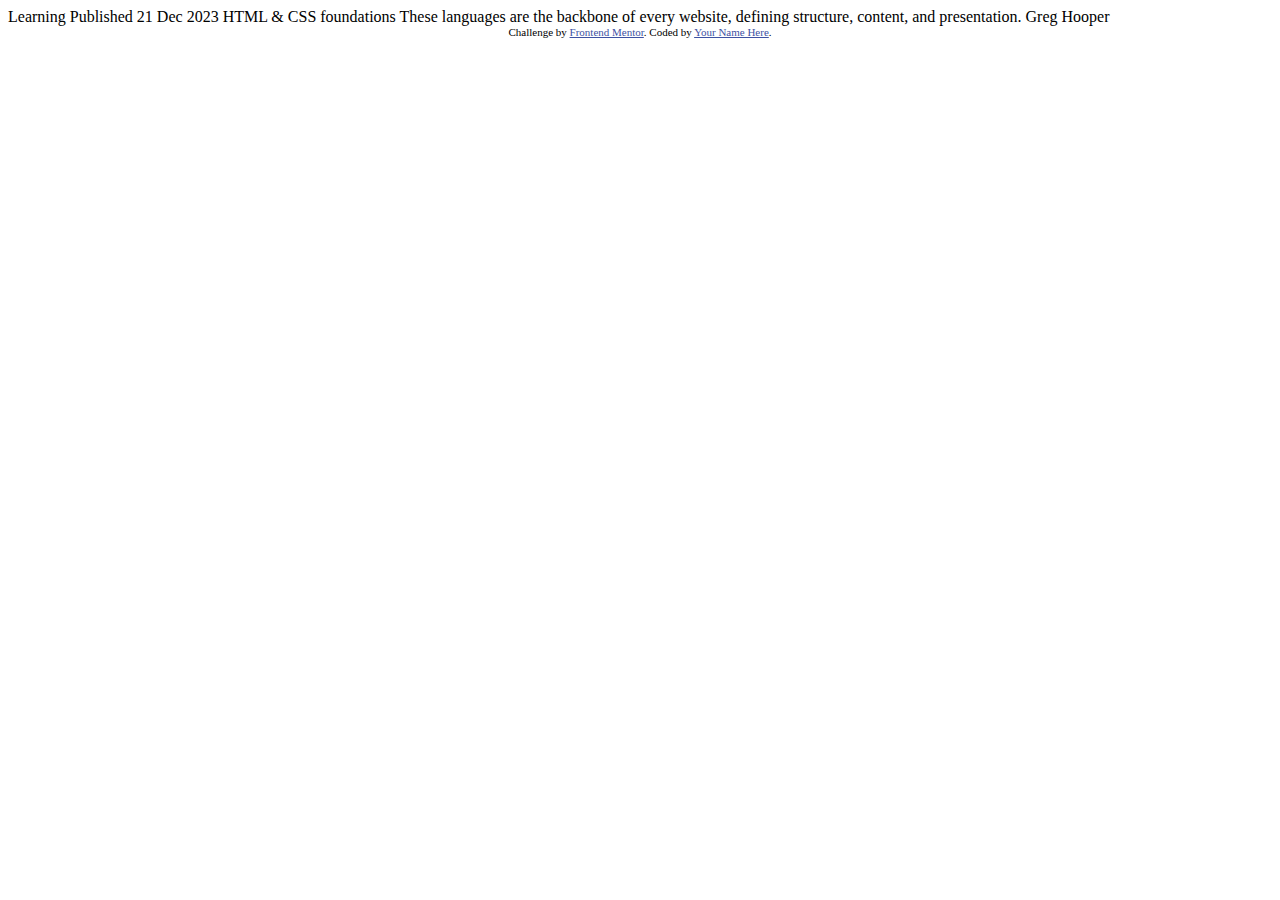
<file: index.html>
<!DOCTYPE html>
<html lang="en">
<head>
  <meta charset="UTF-8">
  <meta name="viewport" content="width=device-width, initial-scale=1.0"> <!-- displays site properly based on user's device -->

  <link rel="icon" type="image/png" sizes="32x32" href="./assets/images/favicon-32x32.png">
  
  <title>Frontend Mentor | Blog preview card</title>

  <!-- Feel free to remove these styles or customise in your own stylesheet 👍 -->
  <style>
    .attribution { font-size: 11px; text-align: center; }
    .attribution a { color: hsl(228, 45%, 44%); }
  </style>
</head>
<body>

  Learning

  Published 21 Dec 2023

  HTML & CSS foundations

  These languages are the backbone of every website, defining structure, content, and presentation.

  Greg Hooper
  
  <div class="attribution">
    Challenge by <a href="https://www.frontendmentor.io?ref=challenge" target="_blank">Frontend Mentor</a>. 
    Coded by <a href="#">Your Name Here</a>.
  </div>
</body>
</html>
</file>
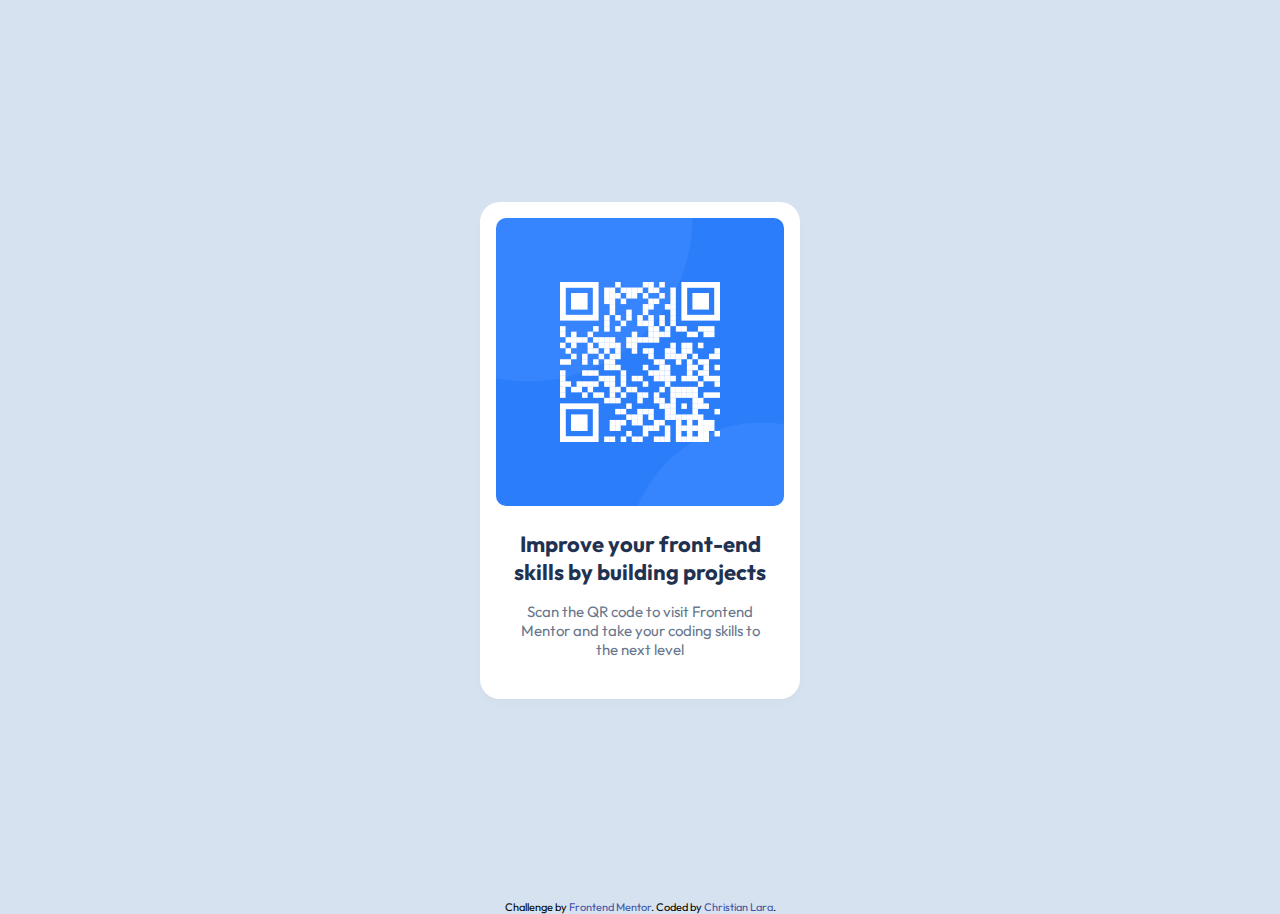
<file: 1-qr-component/index.html>
<!DOCTYPE html>
<html lang="en">

<head>
  <meta charset="UTF-8">
  <meta name="viewport" content="width=device-width, initial-scale=1.0">
  <!-- displays site properly based on user's device -->

  <link rel="icon" type="image/png" sizes="32x32" href="./images/favicon-32x32.png">

  <title>Frontend Mentor | QR code component</title>

  <link rel="stylesheet" href="assets/css/style.css">
</head>

<body>
  <main>
    <div class="card">
      <div class="card-content">
        <img class="card__image" src="assets/images/image-qr-code.png" alt="">
        <div class="card-text">
          <h1 class="card__title outfit-bold">Improve your front-end skills by building projects</h1>
          <p class="card__subtitle outfit-regular">Scan the QR code to visit Frontend Mentor and take your coding skills
            to the next level</p>
        </div>
      </div>
    </div>
  </main>
  <footer>
    <p class="attribution">
      Challenge by <a href="https://www.frontendmentor.io?ref=challenge" target="_blank">Frontend Mentor</a>.
      Coded by <a href="https://github.com/chrislara01/">Christian Lara</a>.
    </p>
  </footer>
</body>

</html>
</file>
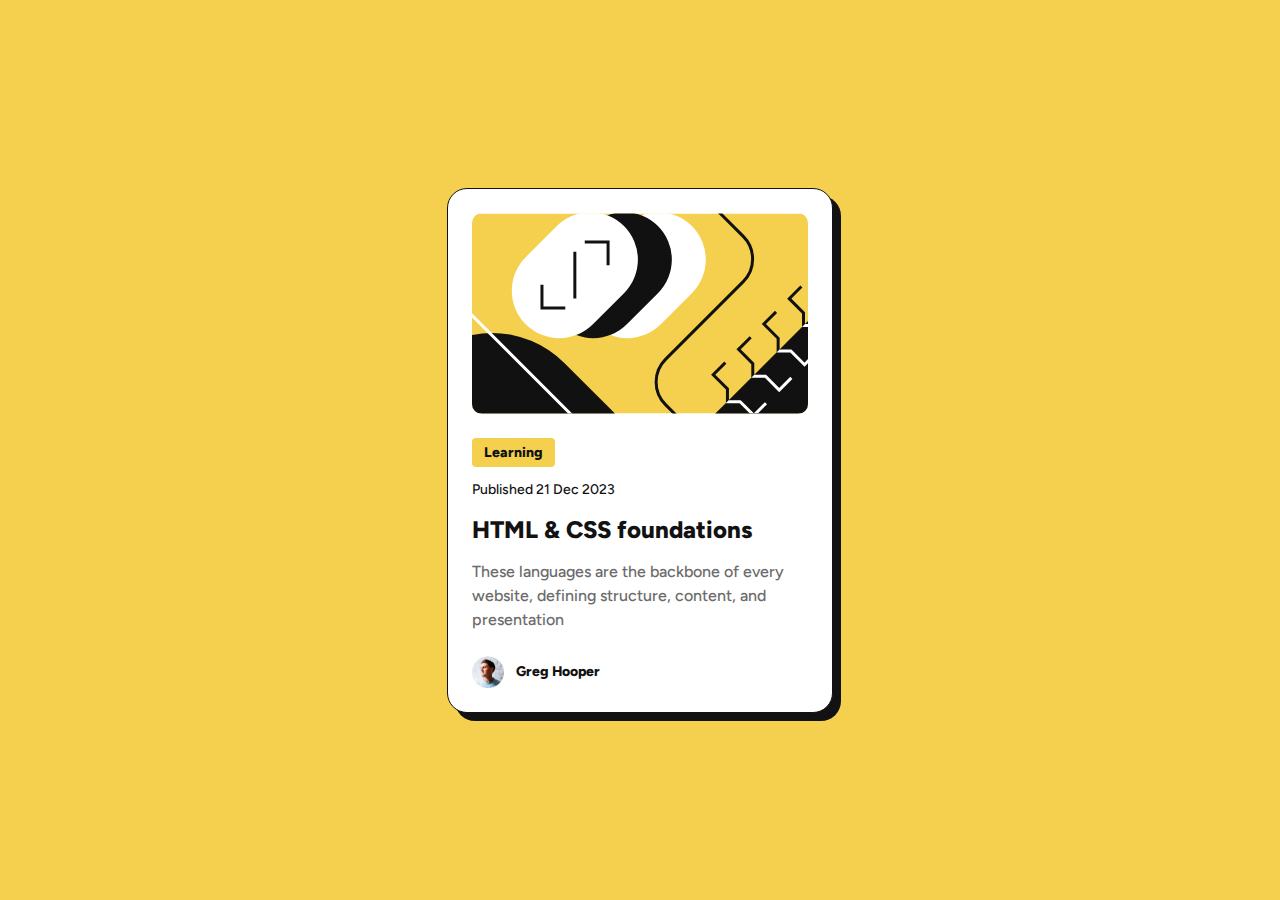
<file: 2-blog-preview/index.html>
<!DOCTYPE html>
<html lang="en">

<head>
  <meta charset="UTF-8">
  <meta name="viewport" content="width=device-width, initial-scale=1.0">
  <!-- displays site properly based on user's device -->

  <link rel="icon" type="image/png" sizes="32x32" href="./assets/images/favicon-32x32.png">

  <title>Frontend Mentor | Blog preview card</title>

  <link rel="stylesheet" href="style.css">
</head>

<body>
  <main>
    <div class="card">
      <div class="card-content">
        <img class="card__image" src="assets/images/illustration-article.svg" alt="">
        <div class="card-text">
          <h3 class="card-text__category">Learning</h3>
          <h2>Published 21 Dec 2023</h2>
          <a href="#"><h1 class="card-text__title">HTML & CSS foundations</h1></a>
          <p>These languages are the backbone of every website, defining structure, content, and presentation</p>
        </div>
        <div class="card-avatar">
          <img class="card-avatar__image" src="assets/images/image-avatar.webp" alt="">
          <h3>Greg Hooper</h3>
        </div>
      </div>
    </div>
  </main>
  <!-- <div class="attribution">
    Challenge by <a href="https://www.frontendmentor.io?ref=challenge" target="_blank">Frontend Mentor</a>. 
    Coded by <a href="#">Your Name Here</a>.
  </div> -->
</body>

</html>
</file>
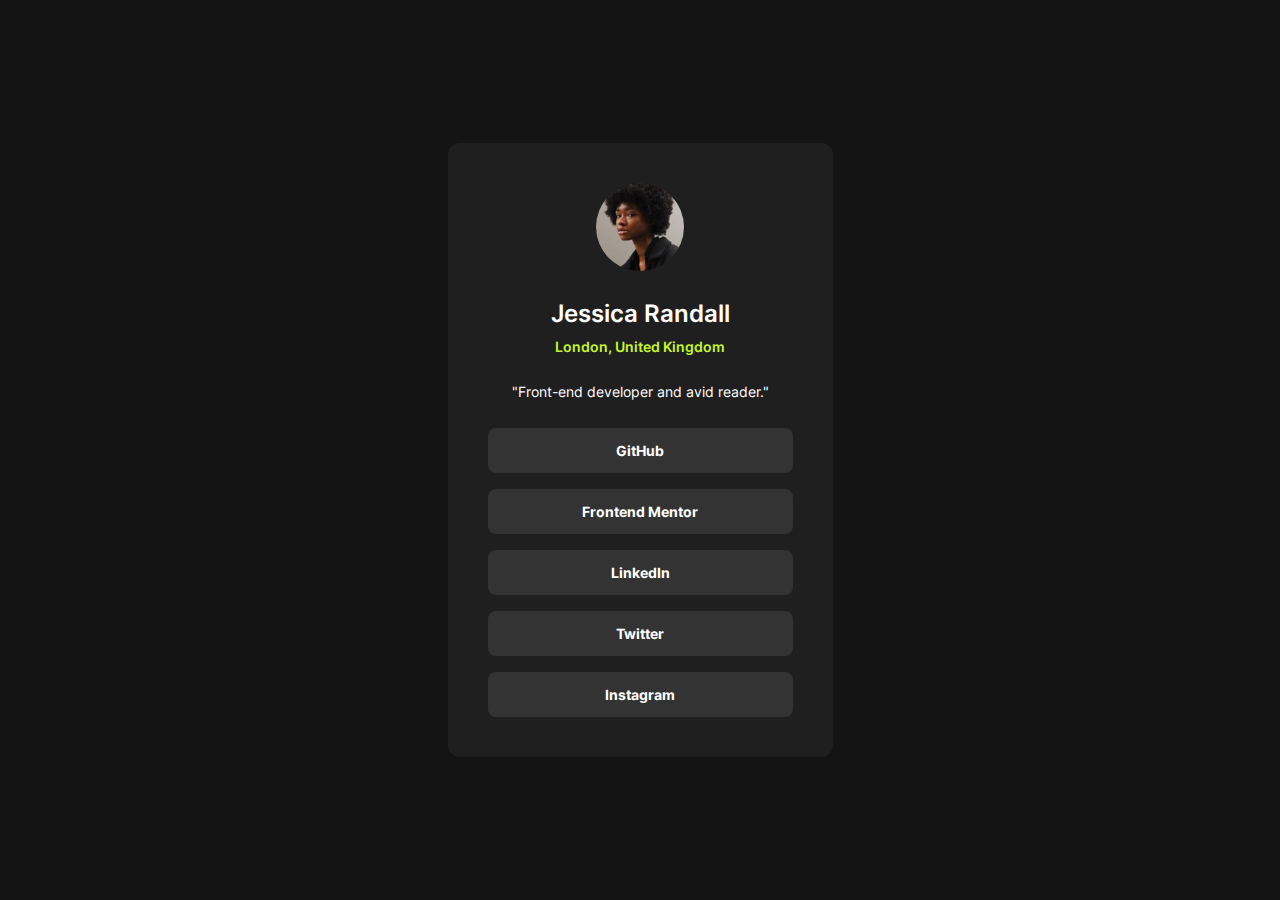
<file: 3-social-links/index.html>
<!DOCTYPE html>
<html lang="en">

<head>
  <meta charset="UTF-8">
  <meta name="viewport" content="width=device-width, initial-scale=1.0">
  <!-- displays site properly based on user's device -->

  <link rel="icon" type="image/png" sizes="32x32" href="./assets/images/favicon-32x32.png">

  <title>Frontend Mentor | Social links profile</title>

  <link rel="stylesheet" href="style.css">
</head>

<body>
  <main>
    <div class="card">
      <div class="card-content">
        <div class="card-avatar">
          <img class="card-avatar__image" src="assets/images/avatar-jessica.jpeg" alt="">
          <div class="card-avatar-description">
            <h1 class="card-avatar__name" >Jessica Randall</h1>
            <h2 class="card-avatar__location" >London, United Kingdom</h2>
          </div>
          <p>"Front-end developer and avid reader."</p>
        </div>
        <div class="social-media">
          <a class="social-media__link" href="#">GitHub</a>
          <a class="social-media__link" href="#">Frontend Mentor</a>
          <a class="social-media__link" href="#">LinkedIn</a>
          <a class="social-media__link" href="#">Twitter</a>
          <a class="social-media__link" href="#">Instagram</a>
        </div>
      </div>
    </div>
    <!-- <div class="attribution">
    Challenge by <a href="https://www.frontendmentor.io?ref=challenge" target="_blank">Frontend Mentor</a>. 
    Coded by <a href="#">Christian Lara</a>.
  </div> -->
  </main>
</body>

</html>
</file>
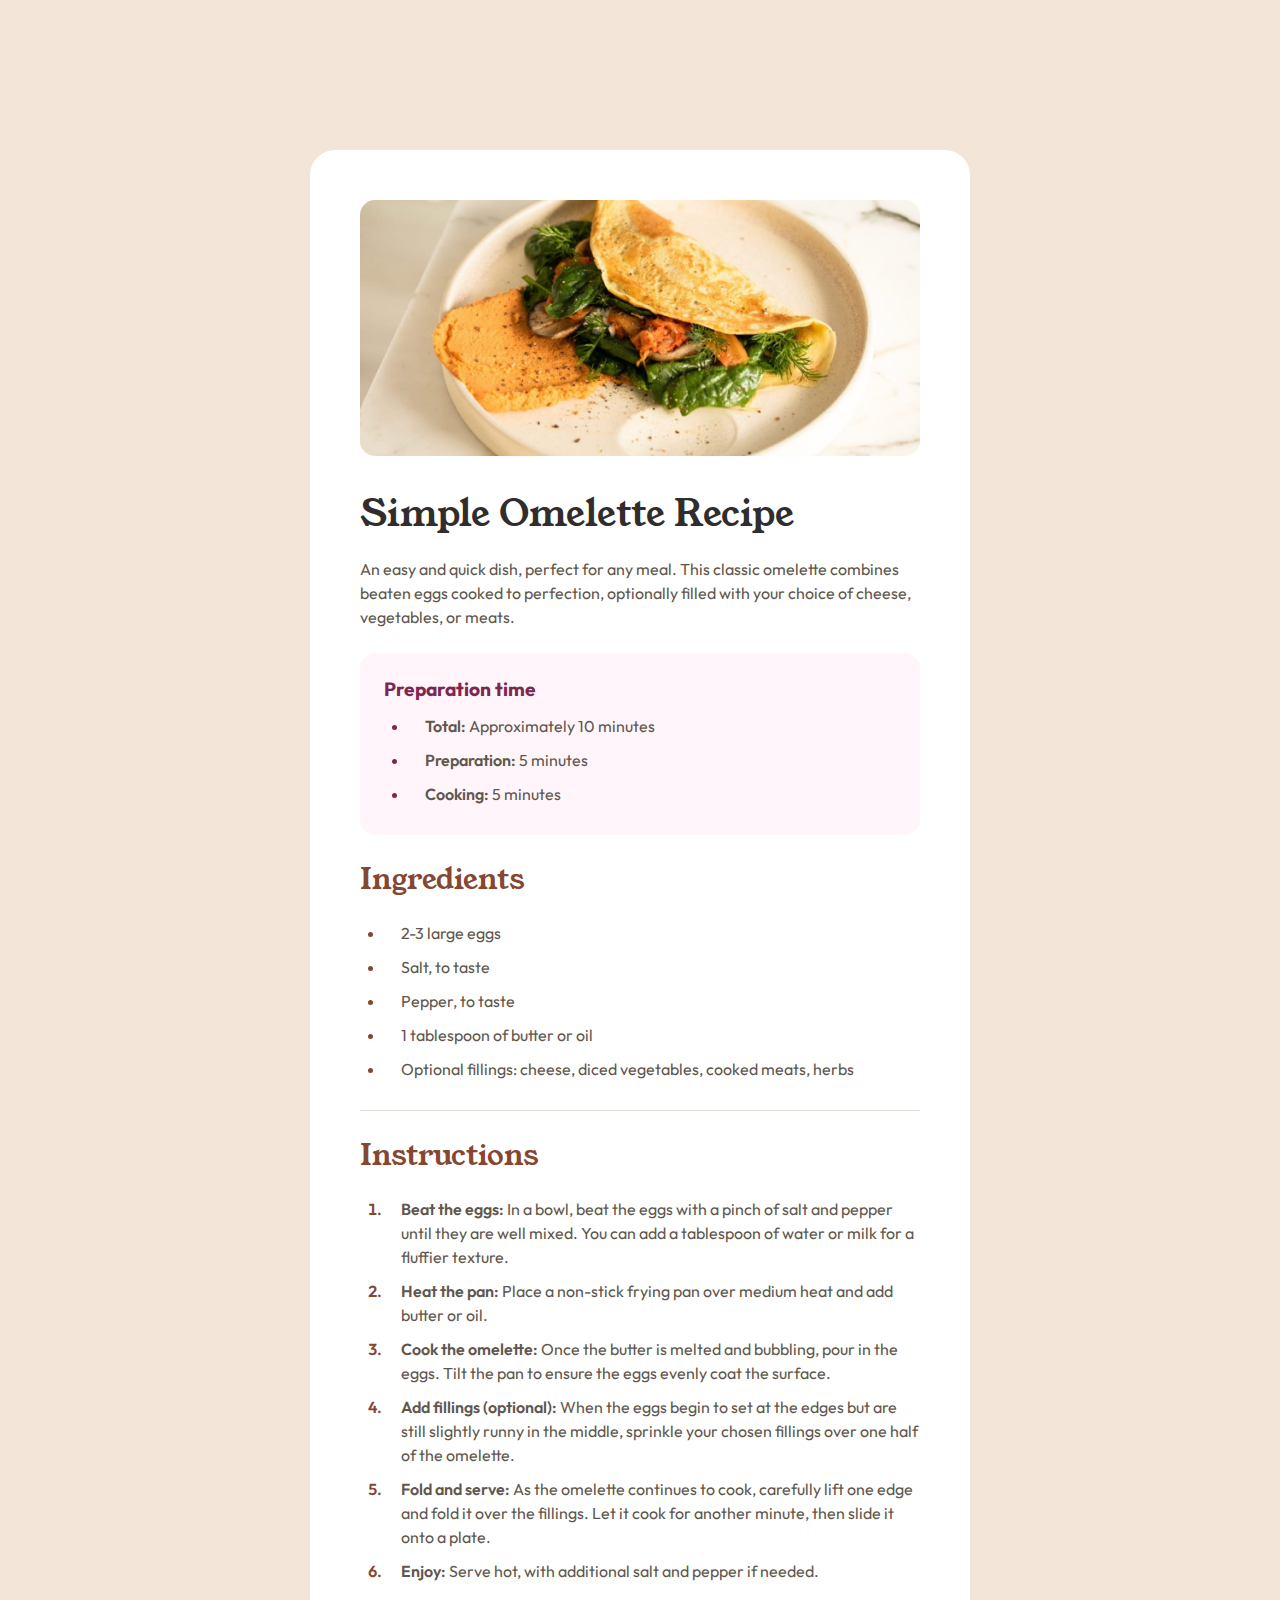
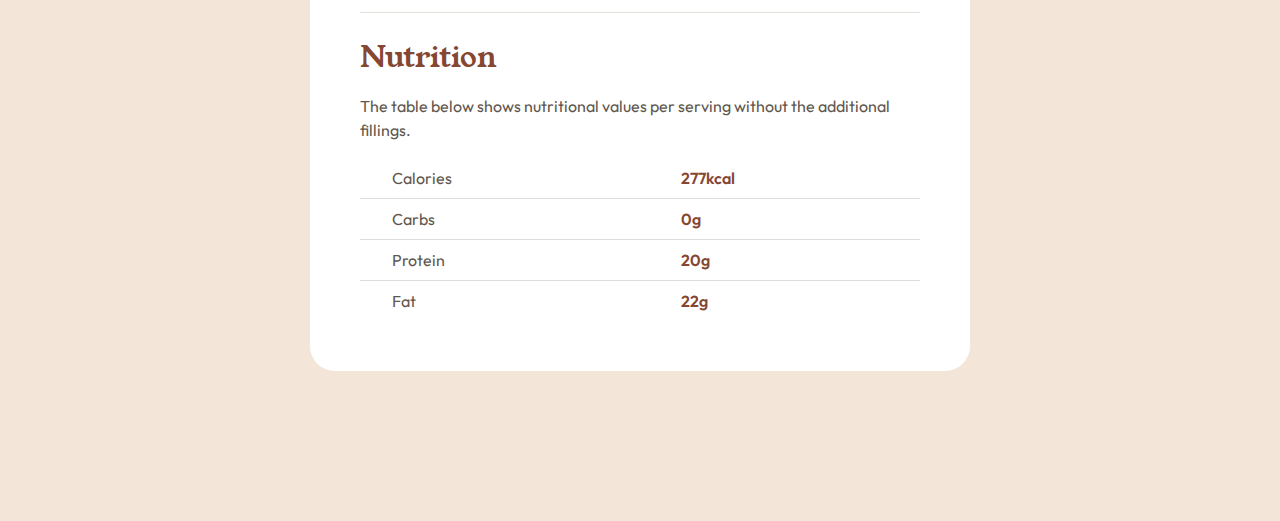
<file: 4-recipe-blog/index.html>
<!DOCTYPE html>
<html lang="en">

<head>
  <meta charset="UTF-8">
  <meta name="viewport" content="width=device-width, initial-scale=1.0">
  <!-- displays site properly based on user's device -->

  <link rel="icon" type="image/png" sizes="32x32" href="./assets/images/favicon-32x32.png">

  <title>Frontend Mentor | Recipe page</title>

  <link rel="stylesheet" href="style.css">
</head>

<body>
  <main>
    <article>
      <img src="assets/images/image-omelette.jpeg" alt="">
      <div class="content">
        <h1>Simple Omelette Recipe</h1>

        <p>An easy and quick dish, perfect for any meal. This classic omelette combines beaten eggs cooked
          to perfection, optionally filled with your choice of cheese, vegetables, or meats.</p>

        <section class="preparation-time">
          <h2>Preparation time</h2>
          <ul>
            <li><strong>Total:</strong> Approximately 10 minutes</li>
            <li><strong>Preparation:</strong> 5 minutes</li>
            <li><strong>Cooking:</strong> 5 minutes</li>
          </ul>
        </section>

        <section class="ingredients">
          <h2>Ingredients</h2>
          <ul>
            <li>2-3 large eggs</li>
            <li>Salt, to taste</li>
            <li>Pepper, to taste</li>
            <li>1 tablespoon of butter or oil</li>
            <li>Optional fillings: cheese, diced vegetables, cooked meats, herbs</li>
          </ul>
        </section>
        <hr>
        <section class="instructions">
          <h2>Instructions</h2>
          <ol>
            <li><strong>Beat the eggs:</strong> In a bowl, beat the eggs with a pinch of salt and pepper until they are
              well mixed. You can add a tablespoon of water or milk for a fluffier texture.</li>
            <li><strong>Heat the pan:</strong> Place a non-stick frying pan over medium heat and add butter or oil.</li>
            <li><strong>Cook the omelette:</strong> Once the butter is melted and bubbling, pour in the eggs. Tilt the
              pan to ensure the eggs evenly coat the surface.</li>
            <li><strong>Add fillings (optional):</strong> When the eggs begin to set at the edges but are still slightly
              runny in the middle, sprinkle your chosen fillings over one half of the omelette.</li>
            <li><strong>Fold and serve:</strong> As the omelette continues to cook, carefully lift one edge and fold it
              over the fillings. Let it cook for another minute, then slide it onto a plate.</li>
            <li><strong>Enjoy:</strong> Serve hot, with additional salt and pepper if needed.</li>
          </ol>
        </section>
        <hr>
        <section class="nutrition">
          <h2>Nutrition</h2>
          <p>The table below shows nutritional values per serving without the additional fillings.</p>

          <table>
            <tr>
              <td>Calories</td>
              <td><strong>277kcal</strong></td>
            </tr>
            <tr>
              <td>Carbs</td>
              <td><strong>0g</strong></td>
            </tr>
            <tr>
              <td>Protein</td>
              <td><strong>20g</strong></td>
            </tr>
            <tr>
              <td>Fat</td>
              <td><strong>22g</strong></td>
            </tr>
          </table>
        </section>
      </div>
    </article>
  </main>
</body>

</html>
</file>
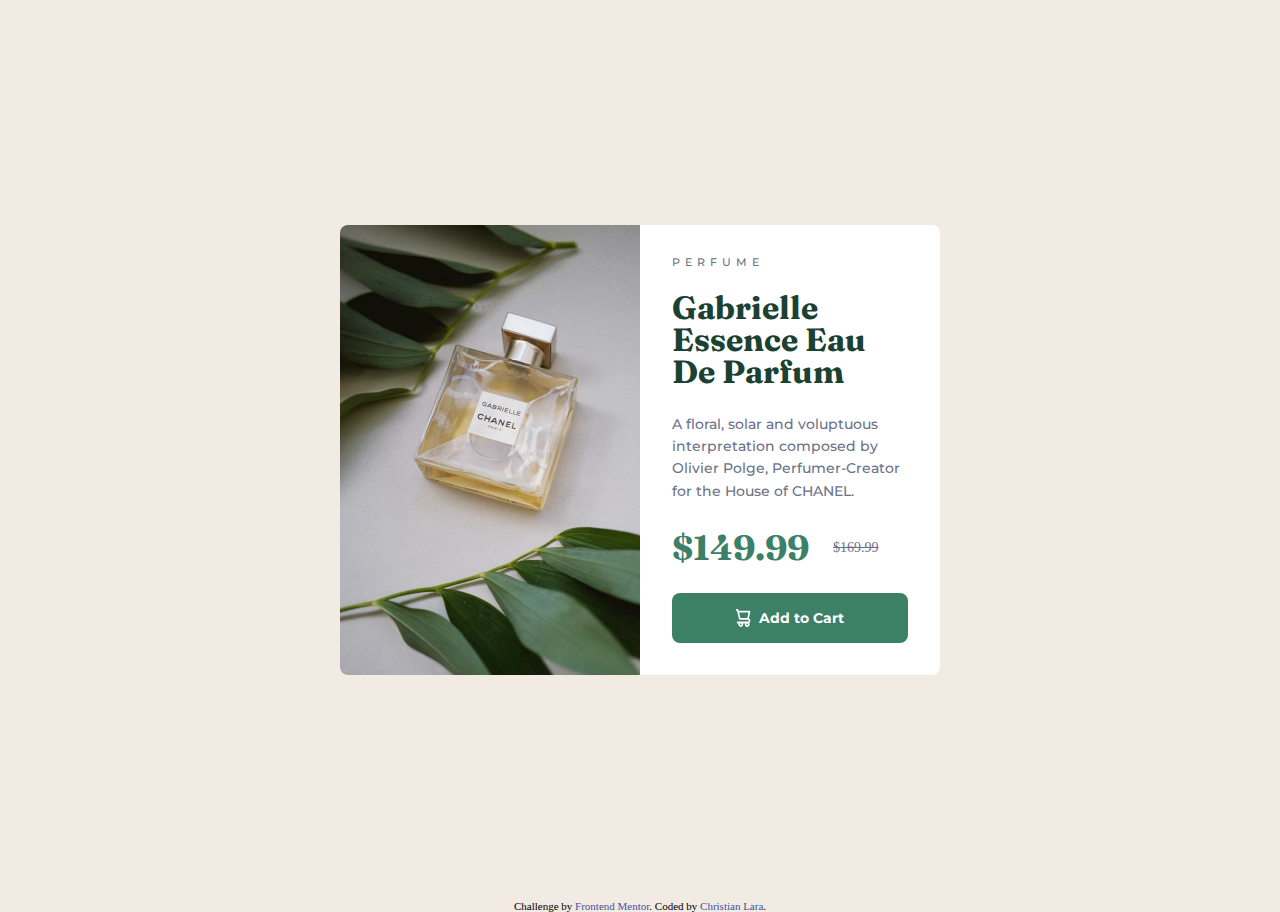
<file: 5-product-card/index.html>
<!DOCTYPE html>
<html lang="en">

<head>
  <meta charset="UTF-8">
  <meta name="viewport" content="width=device-width, initial-scale=1.0">
  <!-- displays site properly based on user's device -->

  <link rel="icon" type="image/png" sizes="32x32" href="./images/favicon-32x32.png">

  <title>Frontend Mentor | Product preview card component</title>

  <link rel="stylesheet" href="style.css">
</head>

<body>
  <main>
    <article class="product-card">
      <div class="product-image">
        <img class="product-card__image--desktop" src="images/image-product-desktop.jpg" alt="">
        <img class="product-card__image--mobile" src="images/image-product-mobile.jpg" alt="">
      </div>
      <div class="product-content">
        <h2 class="product__category">Perfume</h2>
        <h1 class="product__title">Gabrielle Essence Eau De Parfum</h1>
        <p class="product__description">A floral, solar and voluptuous interpretation composed by Olivier Polge,
          Perfumer-Creator for the House of CHANEL.</p>
        <div class="product-price">
          <p class="product-price__discount">$149.99</p>
          <p class="product-price__regular">$169.99</p>
        </div>
        <a class="product-card__add-cart" href="#">
          <img src="images/icon-cart.svg" alt="">
          Add to Cart
        </a>
      </div>
    </article>
  </main>
  <footer>
    <p class="attribution">
      Challenge by <a href="https://www.frontendmentor.io?ref=challenge" target="_blank">Frontend Mentor</a>.
      Coded by <a href="https://github.com/chrislara01/">Christian Lara</a>.
    </p>
  </footer>
</body>

</html>
</file>
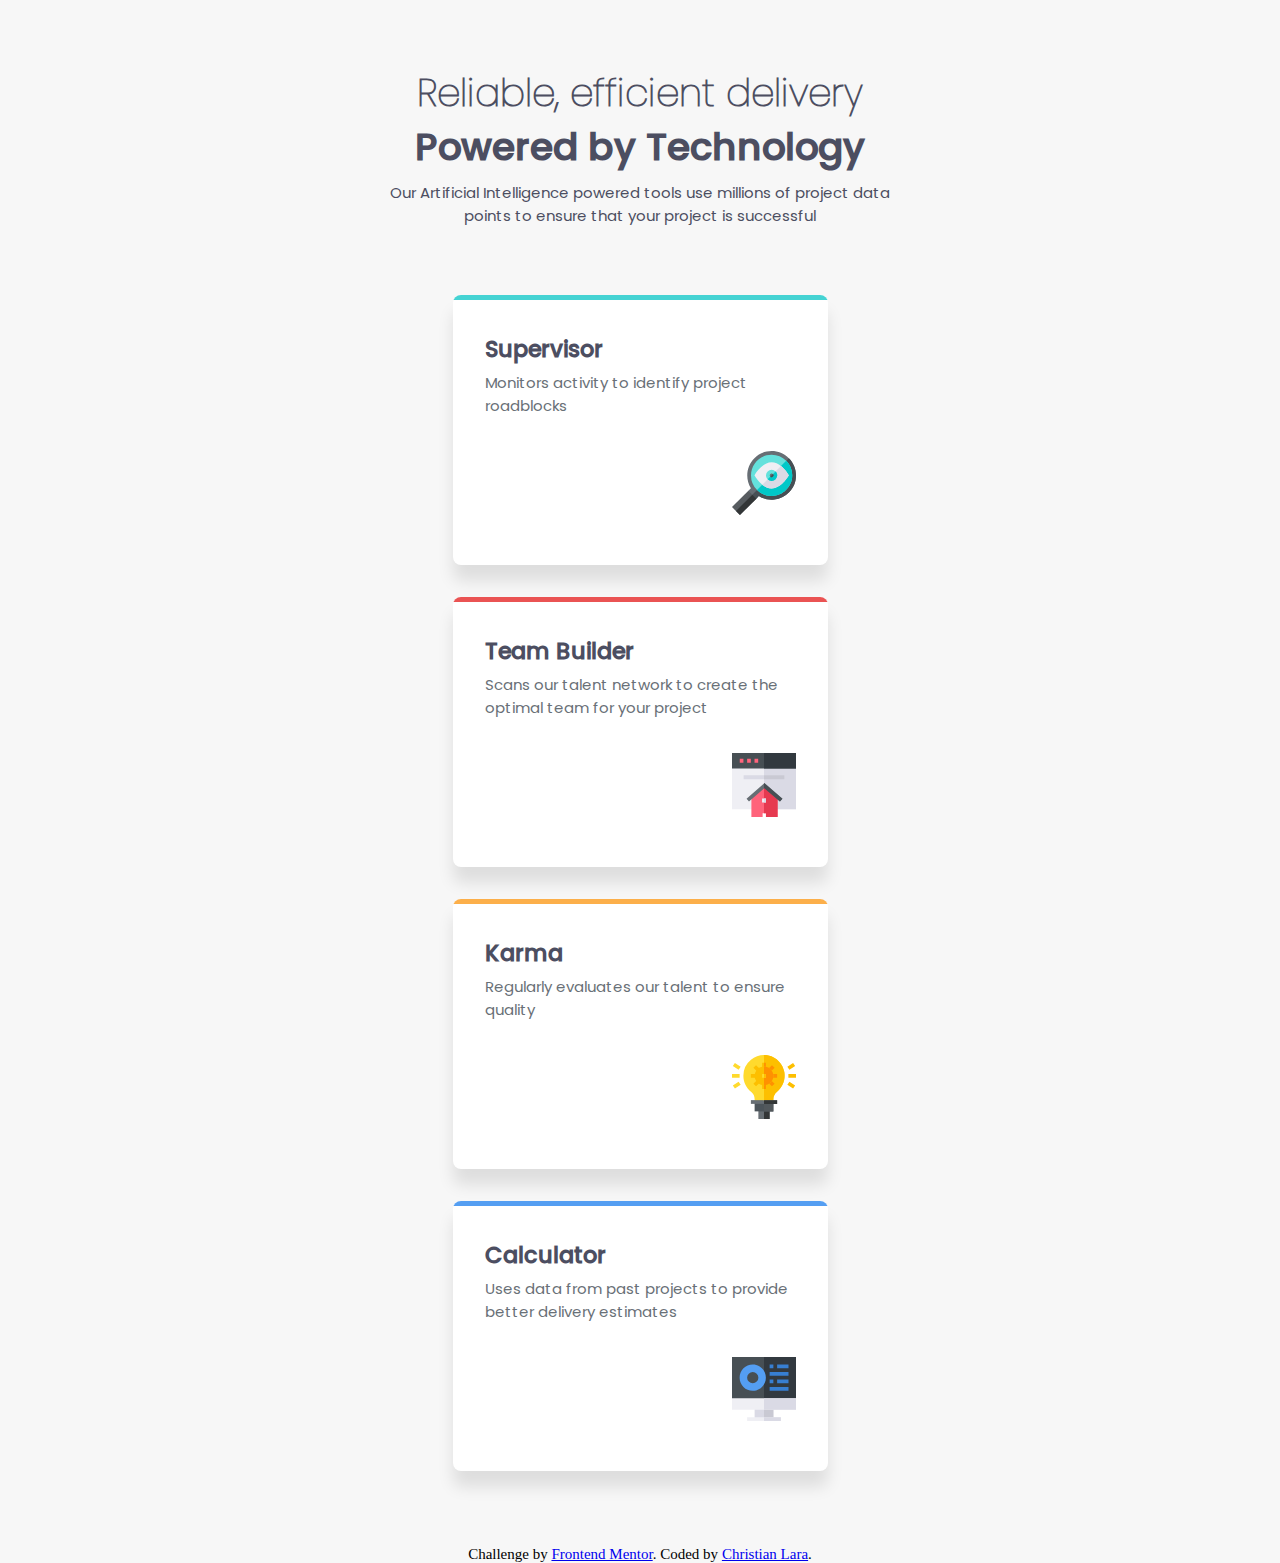
<file: 6-four-card-features/index.html>
<!DOCTYPE html>
<html lang="en">

<head>
  <meta charset="UTF-8">
  <meta name="viewport" content="width=device-width, initial-scale=1.0">
  <!-- displays site properly based on user's device -->

  <link rel="icon" type="image/png" sizes="32x32" href="./images/favicon-32x32.png">

  <title>Frontend Mentor | Four card feature section</title>

  <link rel="stylesheet" href="style.css">
  </style>
</head>

<body>
  <main>
    <header>
      <h1 class="section__title">Reliable, efficient delivery</h1>
      <h2 class="section__subtitle">Powered by Technology</h2>
      <p class="section__description">Our Artificial Intelligence powered tools use millions of project data points to
        ensure that your project is successful</p>
    </header>
    <section class="products-cards">
      <article class="card-container">
        <div class="card-content cyan-top">
          <h1 class="card__title">Supervisor</h1>
          <p class="card__description">Monitors activity to identify project roadblocks</p>
          <img class="card__image" src="images/icon-supervisor.svg" alt="">
        </div>
      </article>
      <article class="card-container">
        <div class="card-content red-top">
          <h1 class="card__title">Team Builder</h1>
          <p class="card__description">Scans our talent network to create the optimal team for your project</p>
          <img class="card__image" src="images/icon-team-builder.svg" alt="">
        </div>
      </article>
      <article class="card-container">
        <div class="card-content orange-top">
          <h1 class="card__title">Karma</h1>
          <p class="card__description">Regularly evaluates our talent to ensure quality</p>
          <img class="card__image" src="images/icon-karma.svg" alt="">
        </div>
      </article>
      <article class="card-container">
        <div class="card-content blue-top">
          <h1 class="card__title">Calculator</h1>
          <p class="card__description">Uses data from past projects to provide better delivery estimates</p>
          <img class="card__image" src="images/icon-calculator.svg" alt="">
        </div>
      </article>
    </section>
  </main>

  <footer>
    <p class="attribution">
      Challenge by <a href="https://www.frontendmentor.io?ref=challenge" target="_blank">Frontend Mentor</a>.
      Coded by <a href="https://github.com/chrislara01/">Christian Lara</a>.
    </p>
  </footer>
</body>

</html>
</file>
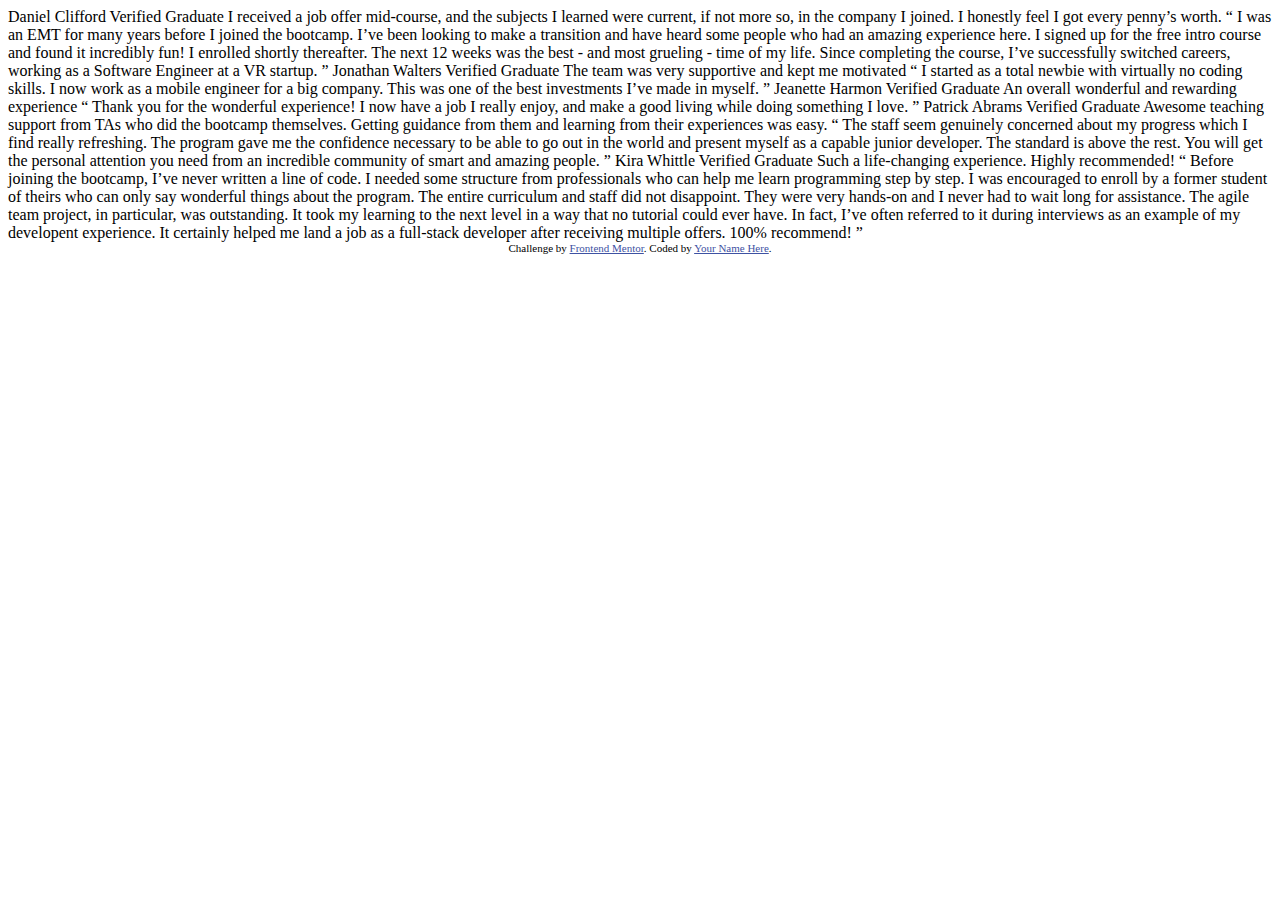
<file: 7-testimonials-grid-section/index.html>
<!DOCTYPE html>
<html lang="en">
<head>
  <meta charset="UTF-8">
  <meta name="viewport" content="width=device-width, initial-scale=1.0"> <!-- displays site properly based on user's device -->

  <link rel="icon" type="image/png" sizes="32x32" href="./images/favicon-32x32.png">
  
  <title>Frontend Mentor | [Challenge Name Here]</title>

  <!-- Feel free to remove these styles or customise in your own stylesheet 👍 -->
  <style>
    .attribution { font-size: 11px; text-align: center; }
    .attribution a { color: hsl(228, 45%, 44%); }
  </style>
</head>
<body>
  Daniel Clifford
  Verified Graduate

  I received a job offer mid-course, and the subjects I learned were current, if not more so, 
  in the company I joined. I honestly feel I got every penny’s worth.

  “ I was an EMT for many years before I joined the bootcamp. I’ve been looking to make a 
  transition and have heard some people who had an amazing experience here. I signed up 
  for the free intro course and found it incredibly fun! I enrolled shortly thereafter. 
  The next 12 weeks was the best - and most grueling - time of my life. Since completing 
  the course, I’ve successfully switched careers, working as a Software Engineer at a VR startup. ”

  Jonathan Walters
  Verified Graduate

  The team was very supportive and kept me motivated

  “ I started as a total newbie with virtually no coding skills. I now work as a mobile engineer 
  for a big company. This was one of the best investments I’ve made in myself. ”

  Jeanette Harmon
  Verified Graduate

  An overall wonderful and rewarding experience

  “ Thank you for the wonderful experience! I now have a job I really enjoy, and make a good living 
  while doing something I love. ”

  Patrick Abrams
  Verified Graduate

  Awesome teaching support from TAs who did the bootcamp themselves. Getting guidance from them and 
  learning from their experiences was easy.

  “ The staff seem genuinely concerned about my progress which I find really refreshing. The program 
  gave me the confidence necessary to be able to go out in the world and present myself as a capable 
  junior developer. The standard is above the rest. You will get the personal attention you need from 
  an incredible community of smart and amazing people. ”

  Kira Whittle
  Verified Graduate

  Such a life-changing experience. Highly recommended!

  “ Before joining the bootcamp, I’ve never written a line of code. I needed some structure from 
  professionals who can help me learn programming step by step. I was encouraged to enroll by a former 
  student of theirs who can only say wonderful things about the program. The entire curriculum and staff 
  did not disappoint. They were very hands-on and I never had to wait long for assistance. The agile team 
  project, in particular, was outstanding. It took my learning to the next level in a way that no tutorial 
  could ever have. In fact, I’ve often referred to it during interviews as an example of my developent 
  experience. It certainly helped me land a job as a full-stack developer after receiving multiple offers. 
  100% recommend! ”
  
  <div class="attribution">
    Challenge by <a href="https://www.frontendmentor.io?ref=challenge" target="_blank">Frontend Mentor</a>. 
    Coded by <a href="#">Your Name Here</a>.
  </div>
</body>
</html>
</file>
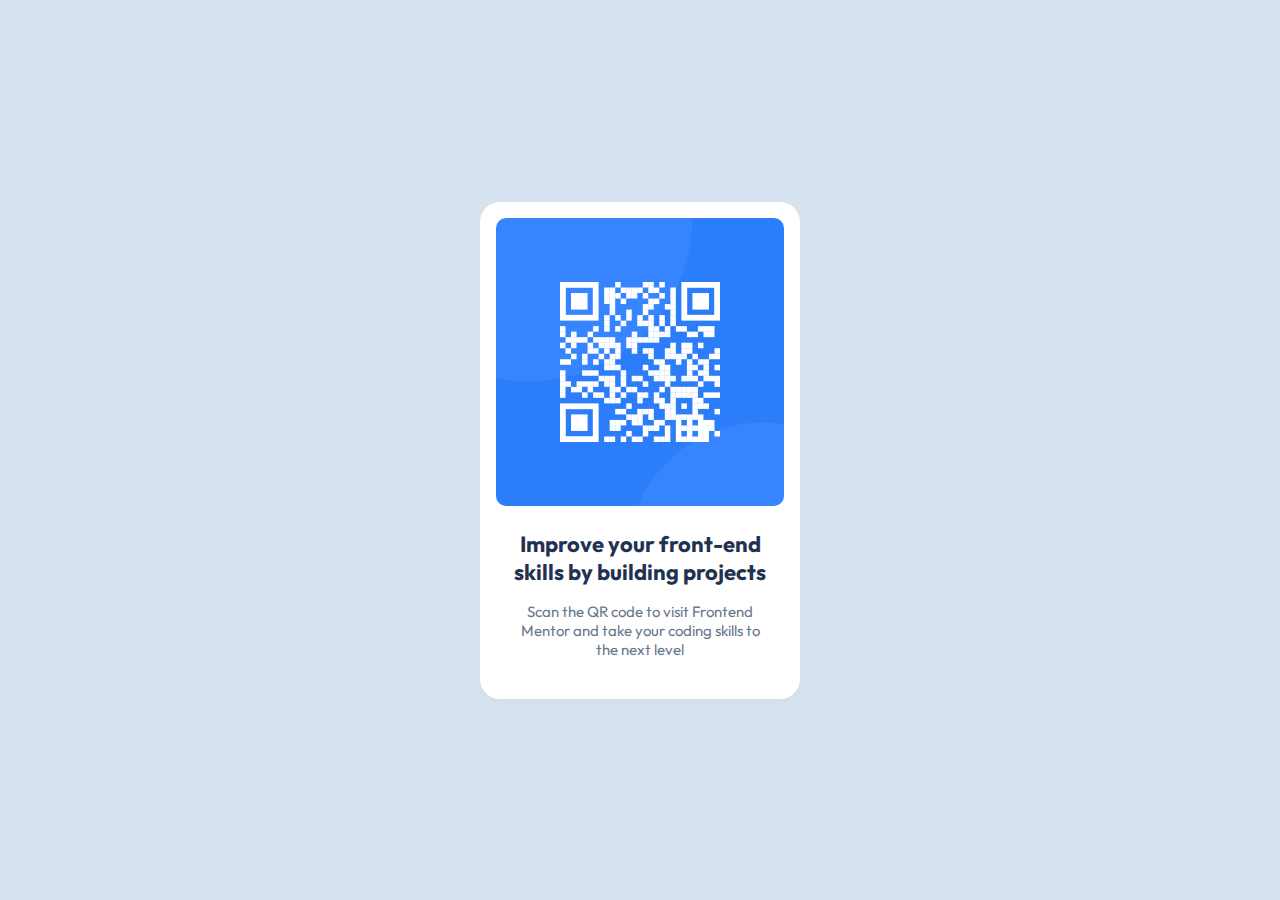
<file: qr-component/index.html>
<!DOCTYPE html>
<html lang="en">

<head>
  <meta charset="UTF-8">
  <meta name="viewport" content="width=device-width, initial-scale=1.0">
  <!-- displays site properly based on user's device -->

  <link rel="icon" type="image/png" sizes="32x32" href="./images/favicon-32x32.png">

  <title>Frontend Mentor | QR code component</title>

  <link rel="stylesheet" href="style.css">
</head>

<body>
  <main>
    <div class="card">
      <div class="card-content">
        <img class="card__image" src="./images/image-qr-code.png" alt="">
        <div class="card-text">
          <h1 class="card__title outfit-bold">Improve your front-end skills by building projects</h1>
          <p class="card__subtitle outfit-regular">Scan the QR code to visit Frontend Mentor and take your coding skills
            to the next level</p>
        </div>
      </div>
    </div>
  </main>
</body>

</html>
</file>
<file: 1-qr-component/assets/css/style.css>
@import url('https://fonts.googleapis.com/css2?family=Outfit:wght@700&display=swap');
@import url('https://fonts.googleapis.com/css2?family=Outfit&display=swap');

:root {
    --clr-white: hsl(0, 0%, 100%);

    --clr-slate-300: hsl(212, 45%, 89%);
    --clr-slate-500: hsl(216, 15%, 48%);
    --clr-slate-900: hsl(218, 44%, 22%);

    --pd-500: 40px;
    --pd-300: 24px;
    --pd-200: 16px;
}

body {
    padding: 0;
    margin: 0;
}

h1, p {
    margin: 0;
    padding: 0;
}

.outfit-bold {
    font-family: "Outfit", sans-serif;
    font-weight: 700;
    font-size: 22px;
}
  
.outfit-regular {
    font-family: "Outfit", sans-serif;
    font-weight: 400;
    font-size: 15px;
}

body {
    background-color: var(--clr-slate-300);
    box-sizing: border-box;
}

main {
    min-height: 100vh;

    display: flex;
    align-items: center;
    justify-content: center;
}

.card {
    width: 320px;
    background-color: var(--clr-white);
    border-radius: 20px;

    box-shadow: 0px 5px 10px rgba(0, 0, 0, 0.02);
}

.card-content {
    display: flex;
    flex-direction: column;
    align-items: center;
    gap: var(--pd-300);

    margin: var(--pd-200) var(--pd-200) var(--pd-500) var(--pd-200);
}

.card__image {
    width: 100%;
    height: auto;
    border-radius: 10px;
}

.card-text {
    display: flex;
    flex-direction: column;
    gap: var(--pd-200);
}

.card__title {
    text-align: center;
    padding-inline: var(--pd-200);
    color: var(--clr-slate-900);
}

.card__subtitle {
    text-align: center;
    color: var(--clr-slate-500);
    padding-inline: var(--pd-200);
}

.attribution {
    font-size: 11px;
    text-align: center;
    font-family: "Outfit";
}

.attribution a {
    color: hsl(228, 45%, 44%);
    text-decoration: none;
}
</file>
<file: 2-blog-preview/style.css>
:root {
    --clr-yellow: hsl(47, 88%, 63%);
    --clr-white: hsl(0, 0%, 100%);
    --clr-gray-500: hsl(0, 0%, 42%);
    --clr-gray-950: hsl(0, 0%, 7%);

    --pd-50: 4px;
    --pd-100: 8px;
    --pd-150: 12px;
    --pd-300: 24px;
}

@font-face {
    font-family: "Figtree";
    src: url(fonts/Figtree/Figtree-VariableFont_wght.ttf);
}

a {
    text-decoration: none;
}

h1, h2, h3, p {
    padding: 0;
    margin: 0;
}

h1 {
    font-family: "Figtree";
    font-weight: 800;
    line-height: 150%;
    font-size: 24px;
    color: var(--clr-gray-950);
}

h2 {
    font-family: "Figtree";
    font-weight: 500;
    line-height: 150%;
    font-size: 14px;
    color: var(--clr-gray-950);
}

h3 {
    font-family: "Figtree";
    font-weight: 800;
    line-height: 150%;
    font-size: 14px;
    color: var(--clr-gray-950);
}

p {
    font-family: "Figtree";
    font-size: 16px;
    line-height: 150%;
    font-weight: 500;
    color: var(--clr-gray-500);
}

body{
    margin: 0;
    padding: 0;
    box-sizing: border-box;
    background-color: var(--clr-yellow);
    min-height: 100vh;

    display: flex;
    align-items: center;
    justify-content: center;
}

.card {
    max-width: 384px;
    background-color: var(--clr-white);
    border: 1px solid var(--clr-gray-950);
    border-radius: 20px;
    box-shadow: 8px 8px 0px var(--clr-gray-950);
}

.card-content {
    padding: var(--pd-300);

    display: flex;
    flex-direction: column;
    gap: var(--pd-300);
}

.card-text {
    display: flex;
    flex-direction: column;
    gap: var(--pd-150);
}

.card__image {
    width: 100%;
    height: auto;
    border-radius: 10px;
}

.card-text__category {
    background-color: var(--clr-yellow);
    padding: var(--pd-50) var(--pd-150);
    border-radius: var(--pd-50);

    width: fit-content;
}

.card-text__title:is(:hover, :active, :focus) {
    color: var(--clr-yellow);
}

.card-avatar {
    display: flex;
    align-items: center;
    gap: var(--pd-150);
}

.card-avatar__image {
    width: 32px;
    height: 32px;
    object-fit: contain;
}

.attribution {
    font-size: 11px;
    text-align: center;
}

.attribution a {
    color: hsl(228, 45%, 44%);
    text-decoration: none;
}
</file>
<file: 3-social-links/style.css>
:root {
    --clr-green: hsl(75, 94%, 57%);
    --clr-white: hsl(0, 0%, 100%);
    --clr-grey-700: hsl(0, 0%, 20%);
    --clr-grey-800: hsl(0, 0%, 12%);
    --clr-grey-900: hsl(0, 0%, 8%);

    --pd-50: 8px;
    --pd-100: 12px;
    --pd-150: 14px;
    --pd-200: 24px;
    --pd-250: 28px;
}

@font-face {
    font-family: "Inter";
    src: url("assets/fonts/static/Inter-Regular.ttf");
}

@font-face {
    font-family: "Inter-Semibold";
    src: url("assets/fonts/static/Inter-SemiBold.ttf");
}

@font-face {
    font-family: "Inter-Bold";
    src: url("assets/fonts/static/Inter-Bold.ttf");
}

h1,
h2,
h3,
p,
body {
    margin: 0;
    padding: 0;
}

a {
    text-decoration: none;
}

p {
    font-size: var(--pd-150);
}

body {
    min-height: 100vh;
    background-color: var(--clr-grey-900);

    display: flex;
    align-items: center;
    justify-content: center;
}

.card {
    background-color: var(--clr-grey-800);
    border-radius: var(--pd-100);
}

.card-content {
    padding: 40px;

    display: flex;
    flex-direction: column;
    align-items: center;
    gap: var(--pd-250);
}

.card-avatar {
    padding-inline: var(--pd-200);
    display: flex;
    flex-direction: column;
    align-items: center;

    gap: var(--pd-250);
}

.card-avatar__image {
    max-width: 88px;

    border-radius: 50%;
}

.card-avatar-description {
    display: flex;
    flex-direction: column;
    align-items: center;

    gap: 10px;
}

.card-avatar__name {
    color: var(--clr-white);
    font-family: "Inter-Semibold";
    font-size: var(--pd-200);
}

.card-avatar__location {
    font-family: "Inter-Semibold";
    font-size: var(--pd-150);
    color: var(--clr-green);
}

.social-media {
    display: flex;
    flex-direction: column;
    align-items: center;
    gap: 16px;
    width: 100%;
}

.social-media__link {
    background-color: var(--clr-grey-700);
    color: var(--clr-white);
    font-family: "Inter-Bold";
    font-size: var(--pd-150);
    width: 100%;
    text-align: center;
    padding: var(--pd-150);
    border-radius: var(--pd-50);

    box-sizing: border-box;
}

.social-media__link:hover {
    background-color: var(--clr-green);
    color: var(--clr-grey-900);
}

p {
    color: white;
    font-family: "Inter";
}

.attribution {
    font-size: 11px;
    text-align: center;
}

.attribution a {
    color: hsl(228, 45%, 44%);
    text-decoration: none;
}
</file>
<file: 4-recipe-blog/style.css>
:root {
    --clr-white: hsl(0, 0%, 100%);

    --clr-stone-150: hsl(30, 18%, 87%);
    --clr-stone-100: hsl(30, 54%, 90%);
    --clr-stone-600: hsl(30, 10%, 34%);
    --clr-stone-900: hsl(24, 5%, 18%);

    --clr-brown-800: hsl(14, 45%, 36%);

    --clr-rose-800: hsl(332, 51%, 32%);
    --clr-rose-50: hsl(330, 100%, 98%);

    font-size: 16px;
}

@font-face {
    font-family: "Young-Serif-Regular";
    src: url(assets/fonts/young-serif/YoungSerif-Regular.ttf);
}

@font-face {
    font-family: "Outfit";
    src: url(assets/fonts/outfit/Outfit-VariableFont_wght.ttf);
}

* {
    padding: 0;
    margin: 0;
    font: inherit;
}

body {
    background-color: var(--clr-stone-100);
    width: 100%;
    display: flex;
    justify-content: center;
}

main {
    margin-block: 150px;
    padding: 50px;
    border-radius: 25px;
    background-color: var(--clr-white);
}

article {
    max-width: 70ch;
    display: flex;
    flex-direction: column;
    gap: 24px;
}

article>img {
    width: 100%;
    border-radius: 15px;
}

.content {
    display: flex;
    flex-direction: column;
    gap: 24px;

    padding-top: 16px;
}

h1 {
    font-family: "Young-Serif-Regular";
    font-size: 2.3rem;
    color: var(--clr-stone-900);
    line-height: 1;
}

h2 {
    font-family: "Young-Serif-Regular";
    font-size: 1.8rem;
    color: var(--clr-brown-800);
}

p,
ul,
ol,
table {
    font-family: "Outfit";
    font-size: 1rem;
    line-height: 1.5;
    color: var(--clr-stone-600);
}

ul>li::marker,
ol>li::marker {
    color: var(--clr-brown-800);
}

ol>li::marker {
    font-weight: 600;
}

ul>li,
ol>li{
 margin-inline-start: 25px;
 padding-inline-start: 16px;
 padding-block: 5px;
}

hr {
    border: 0;
    height: 1px;
    background-color: var(--clr-stone-150);
    width: 100%;
}

strong {
    font-weight: 600;
}

.preparation-time {
    background-color: var(--clr-rose-50);
    padding: 24px 24px;
    border-radius: 16px;

    display: flex;
    flex-direction: column;
    gap: 8px;
}

.preparation-time>h2 {
    font-family: "Outfit";
    font-weight: 700;
    font-size: 1.2rem;
    color: var(--clr-rose-800);
}

.preparation-time>ul>li::marker {
    color: var(--clr-rose-800);
}

table {
    border-collapse: collapse; /* Ensures borders don't double up */
    width: 100%; /* Optional: Adjust as needed */
}

/* Adds a border only below each row */
tr {
    border-bottom: 1px solid #ddd; /* Adjust color & thickness */
}

td {
    padding-block: 8px;
    padding-inline-start: 32px;
}

td > strong {
    font-weight: 600;
    color: var(--clr-brown-800);
}

/* Removes the last row's border to avoid an extra line */
tr:last-child {
    border-bottom: none;
}

.ingredients {
    display: flex;
    flex-direction: column;
    gap: 16px;
}

.instructions {
    display: flex;
    flex-direction: column;
    gap: 16px;
}

.nutrition {
    display: flex;
    flex-direction: column;
    gap: 16px;
}

.attribution {
    font-size: 11px;
    text-align: center;
}

.attribution a {
    color: hsl(228, 45%, 44%);
    text-decoration: none;
}

@media screen and (max-width: 600px) {
    main {
        padding: 0;
        margin: 0;
        border-radius: 0;
        box-sizing: border-box;
    }

    article {
        padding: 0;
        margin: 0;

        box-sizing: border-box;
    } 

    article > img {
        border-radius: 0;
    }

    .content {
        padding-inline: 32px;
        padding-top: 16px;
        padding-bottom: 40px;
    }
}
</file>
<file: 5-product-card/style.css>
@font-face {
    font-family: "Montserrat";
    src: url(fonts/Montserrat/Montserrat-VariableFont_wght.ttf);
}

@font-face {
    font-family: "Fraunces";
    src: url(fonts/Fraunces/Fraunces-VariableFont_SOFT\,WONK\,opsz\,wght.ttf);
}

:root {
    --clr-green-500: hsl(158, 36%, 37%);
    --clr-green-700: hsl(158, 42%, 18%);

    --clr-black: hsl(212, 21%, 14%);
    --clr-grey: hsl(228, 12%, 48%);
    --clr-cream: hsl(30, 38%, 92%);
    --clr-white: hsl(0, 0%, 100%);

    font-size: 14px;
}

* {
    margin: 0;
    padding: 0;
}


body {
    background-color: var(--clr-cream);
}

main {
    min-height: 100vh;
    display: flex;
    justify-content: center;
    align-items: center;
}

.product-card {
    display: flex;
    flex-wrap: wrap;
    width: min(600px, 90vw);

    background-color: var(--clr-white);
    border-radius: 8px;
    box-sizing: border-box;
    overflow: hidden;
}

.product-image {
    flex: 0 1 50%;
    display: flex;
}

.product-card__image--desktop {
    width: 100%;
    height: 100%;
    display: flex;
    object-fit: cover;
    box-sizing: border-box;
}

.product-card__image--mobile {
    display: none;
}

.product-content {
    flex: 0 1 50%;
    padding: 32px;

    box-sizing: border-box;


    display: flex;
    flex-direction: column;
    gap: 24px;

    width: 100%;
    height: 100%;
}

.product__title {
    font-family: "Fraunces";
    font-weight: 700;
    font-size: 2.3rem;
    color: var(--clr-green-700);
    line-height: 1;
}

.product__category {
    font-family: "Montserrat";
    text-transform: uppercase;
    font-weight: 500;
    font-size: 0.8rem;
    letter-spacing: 5px;
    color: var(--clr-grey);
    line-height: 1;
}

.product__description {
    font-family: "Montserrat";
    color: var(--clr-grey);
    line-height: 1.6;
    font-weight: 500;
}

.product-price {
    display: flex;
    align-items: center;
    gap: 24px;
}

.product-price__discount {
    font-family: "Fraunces";
    color: var(--clr-green-500);
    font-size: 2.5rem;
    font-weight: 700;
}

.product-price__regular {
    color: var(--clr-grey);
    text-decoration: line-through;
}

.product-card__add-cart {
    text-decoration: none;
    background-color: var(--clr-green-500);
    color: var(--clr-white);

    font-family: "Montserrat";
    font-size: 1rem;
    font-weight: 700;
    padding: 16px;
    border-radius: 8px;

    display: flex;
    justify-content: center;
    gap: 8px;
}

.attribution {
    font-size: 11px;
    text-align: center;
}

.attribution a {
    color: hsl(228, 45%, 44%);
    text-decoration: none;
}

@media screen and (width < 675px){
    .product-card {
        max-width: 350px;
    }

    .product-image {
        min-width: 300px;
        flex: 1;
    }

    .product-content {
        flex: 1;
    }

    .product-card__image--desktop {
        display: none;
    }
    .product-card__image--mobile {
        display: flex;
        max-width: 100%;
        height: 100%;
        
        object-fit: cover;
        box-sizing: border-box;
    }
}
</file>
<file: 6-four-card-features/style.css>
@font-face {
    font-family: "Poppins-Thin";
    src: url(fonts/Poppins-Thin.ttf);
}

@font-face {
    font-family: "Poppins-Medium";
    src: url(fonts/Poppins-Medium.ttf);
}

@font-face {
    font-family: "Poppins-Regular";
    src: url(fonts/Poppins-Regular.ttf);
}

:root {
    --clr-red: hsl(0, 78%, 62%);
    --clr-cyan: hsl(180, 62%, 55%);
    --clr-orange: hsl(34, 97%, 64%);
    --clr-blue: hsl(212, 86%, 64%);

    --clr-grey-400: hsl(212, 6%, 44%);
    --clr-grey-500: hsl(234, 12%, 34%);
    --clr-white: hsl(0, 0%, 100%);

    font-size: 15px;
}

body {
    margin: 0;
    padding: 0;
    background-color: rgb(247, 247, 247);
    display: flex;
    flex-direction: column;
    align-items: center;
}

h1, h2, p {
    padding: 0;
    margin: 0;
}

main {
    min-height: 100vh;
    display: flex;
    flex-direction: column;
    justify-content: center;
    align-items: center;
    gap: 68px;
    padding-block: 5em;
    padding-inline: 2em;
}

header {
    display: flex;
    flex-direction: column;
    align-items: center;
    max-width: 35em;

    text-align: center;
    gap: 16px;
}

.section__title {
    font-family: "Poppins-Thin";
    line-height: 1;
    font-size: 2.5rem;
    color: var(--clr-grey-500);
}

.section__subtitle {
    font-family: "Poppins-Medium";
    line-height: 1;
    font-size: 2.5rem;
    color: var(--clr-grey-500);
}

.section__description {
    font-family: "Poppins-Regular";
    line-height: 1.5;
    color: var(--clr-grey-500);
    font-size: 1rem;
}


/* CARDS */
.products-cards {
    display: flex;
    align-items: center;
    flex-wrap: wrap;
    justify-content: center;
    gap: 32px;
}

.card-column {
    display: flex;
    flex-direction: column;
    justify-content: center;
    align-items: center;
    gap: 32px;
}

.card-container {
    background-color: white;
    border-radius: 8px;
    overflow: hidden;
    max-width: 25em;
    height: 18em;

    box-shadow: 0px 16px 16px rgba(0, 0, 0, 0.1);
    /* transition: 0.3s transform; */
}
/* 
.card-container:hover {
    transform: scale(1.02);
    background-color: rgba(141, 141, 255, 0.089);
} */

.card-content {
    position: relative;
    height: 100%;
    width: 100%;
    padding: 32px;
    box-sizing: border-box;
    display: flex;
    flex-direction: column;
    gap: 5px;
}

.red-top {
    border-block-start: 5px solid var(--clr-red);
}

.cyan-top {
    border-block-start: 5px solid var(--clr-cyan);
}

.orange-top {
    border-block-start: 5px solid var(--clr-orange);
}

.blue-top {
    border-block-start: 5px solid var(--clr-blue);
}

.card__title {
    font-family: "Poppins-Medium";
    font-size: 1.5rem;
    color: var(--clr-grey-500);
}

.card__description {
    font-family: "Poppins-Regular";
    font-size: 1rem;
    color: var(--clr-grey-400);
}

.card__image {
    position: absolute;
    right: 32px;
    bottom: 50px;
}


@media screen and (max-width: 530px){
    .section__title {
        font-size: 1.5rem;
    }
    
    .section__subtitle {
        font-size: 1.5rem;
    }
}


@media screen and (max-width: 1350px) {
    .products-cards {
        flex-direction: column;
    }
}
</file>
<file: qr-component/style.css>
@import url('https://fonts.googleapis.com/css2?family=Outfit:wght@700&display=swap');
@import url('https://fonts.googleapis.com/css2?family=Outfit&display=swap');

:root {
    --clr-white: hsl(0, 0%, 100%);

    --clr-slate-300: hsl(212, 45%, 89%);
    --clr-slate-500: hsl(216, 15%, 48%);
    --clr-slate-900: hsl(218, 44%, 22%);

    --pd-500: 40px;
    --pd-300: 24px;
    --pd-200: 16px;
}

body {
    padding: 0;
    margin: 0;
}

h1, p {
    margin: 0;
    padding: 0;
}

.outfit-bold {
    font-family: "Outfit", sans-serif;
    font-weight: 700;
    font-size: 22px;
}
  
.outfit-regular {
    font-family: "Outfit", sans-serif;
    font-weight: 400;
    font-size: 15px;
}

body {
    background-color: var(--clr-slate-300);
    box-sizing: border-box;
}

main {
    min-height: 100vh;

    display: flex;
    align-items: center;
    justify-content: center;
}

.card {
    width: 320px;
    background-color: var(--clr-white);
    border-radius: 20px;

    box-shadow: 0px 5px 10px rgba(0, 0, 0, 0.02);
}

.card-content {
    display: flex;
    flex-direction: column;
    align-items: center;
    gap: var(--pd-300);

    margin: var(--pd-200) var(--pd-200) var(--pd-500) var(--pd-200);
}

.card__image {
    width: 100%;
    height: auto;
    border-radius: 10px;
}

.card-text {
    display: flex;
    flex-direction: column;
    gap: var(--pd-200);
}

.card__title {
    text-align: center;
    padding-inline: var(--pd-200);
    color: var(--clr-slate-900);
}

.card__subtitle {
    text-align: center;
    color: var(--clr-slate-500);
    padding-inline: var(--pd-200);
}
</file>
